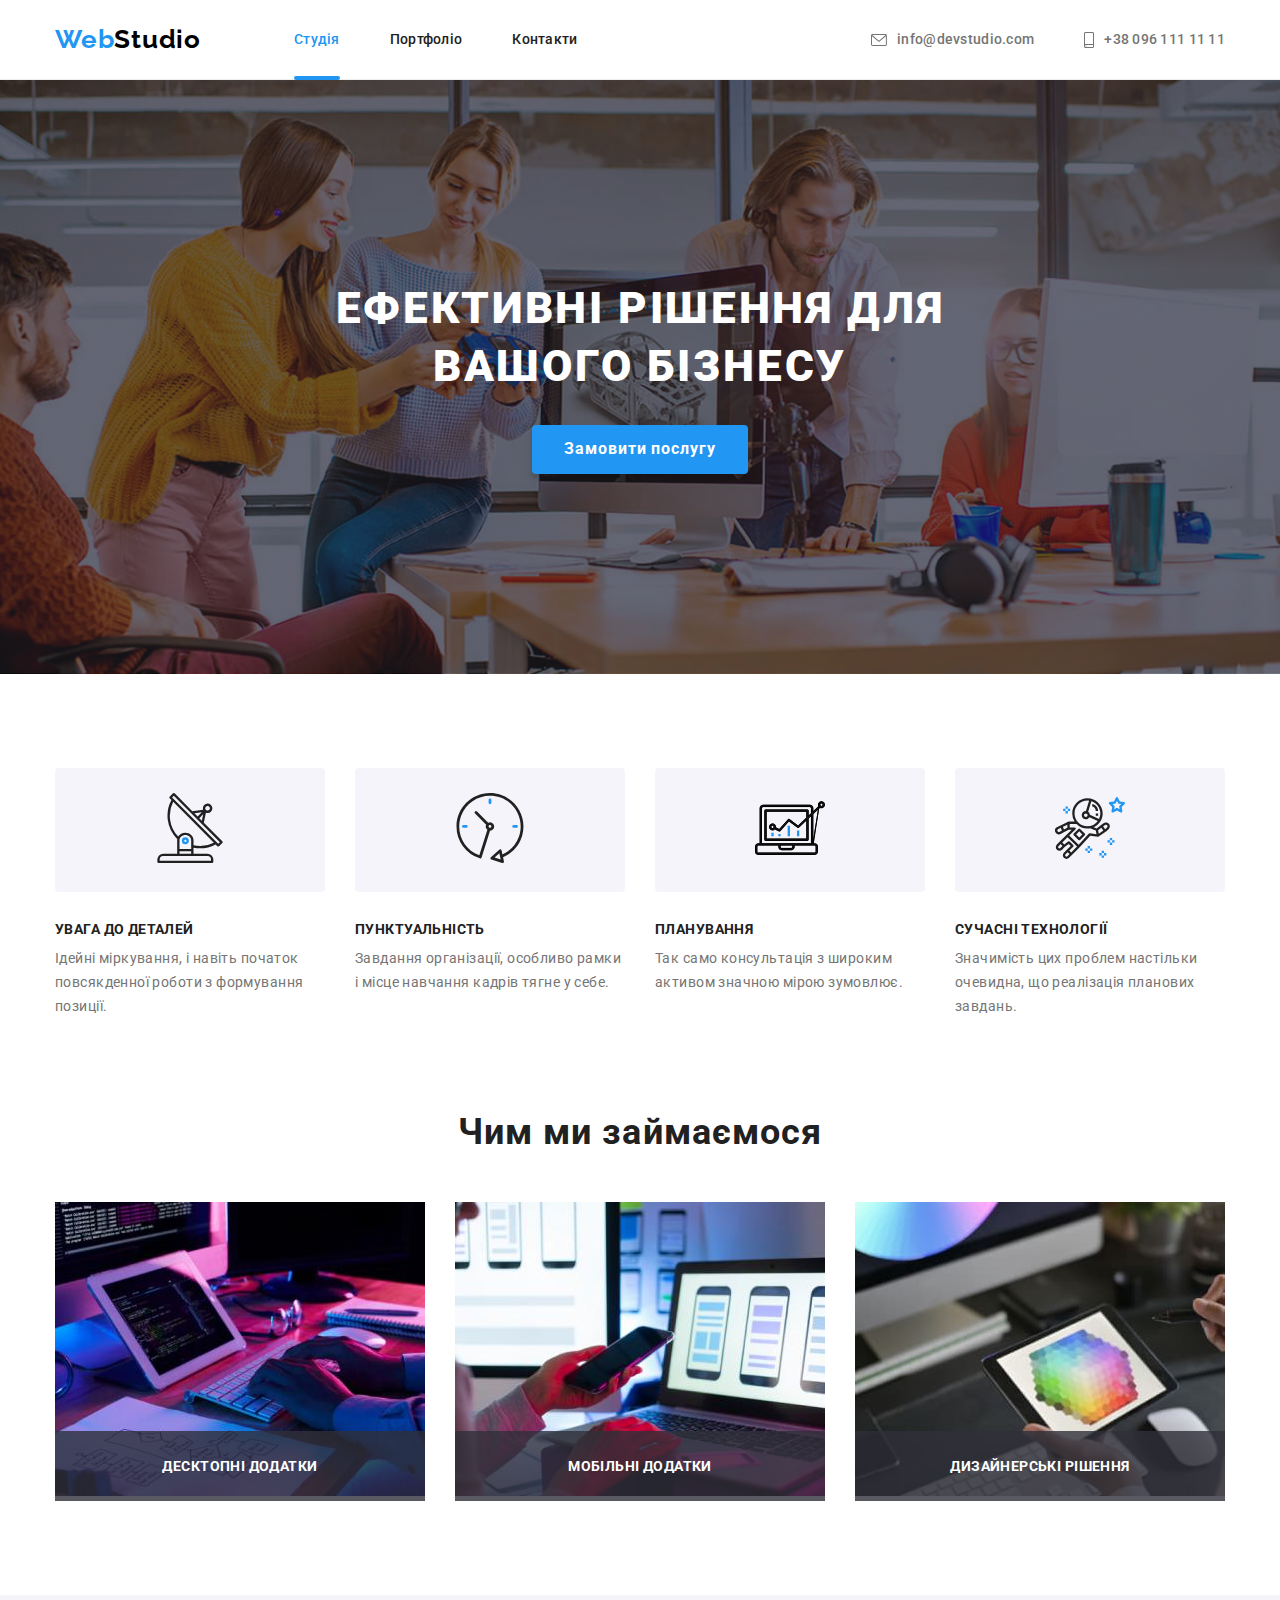
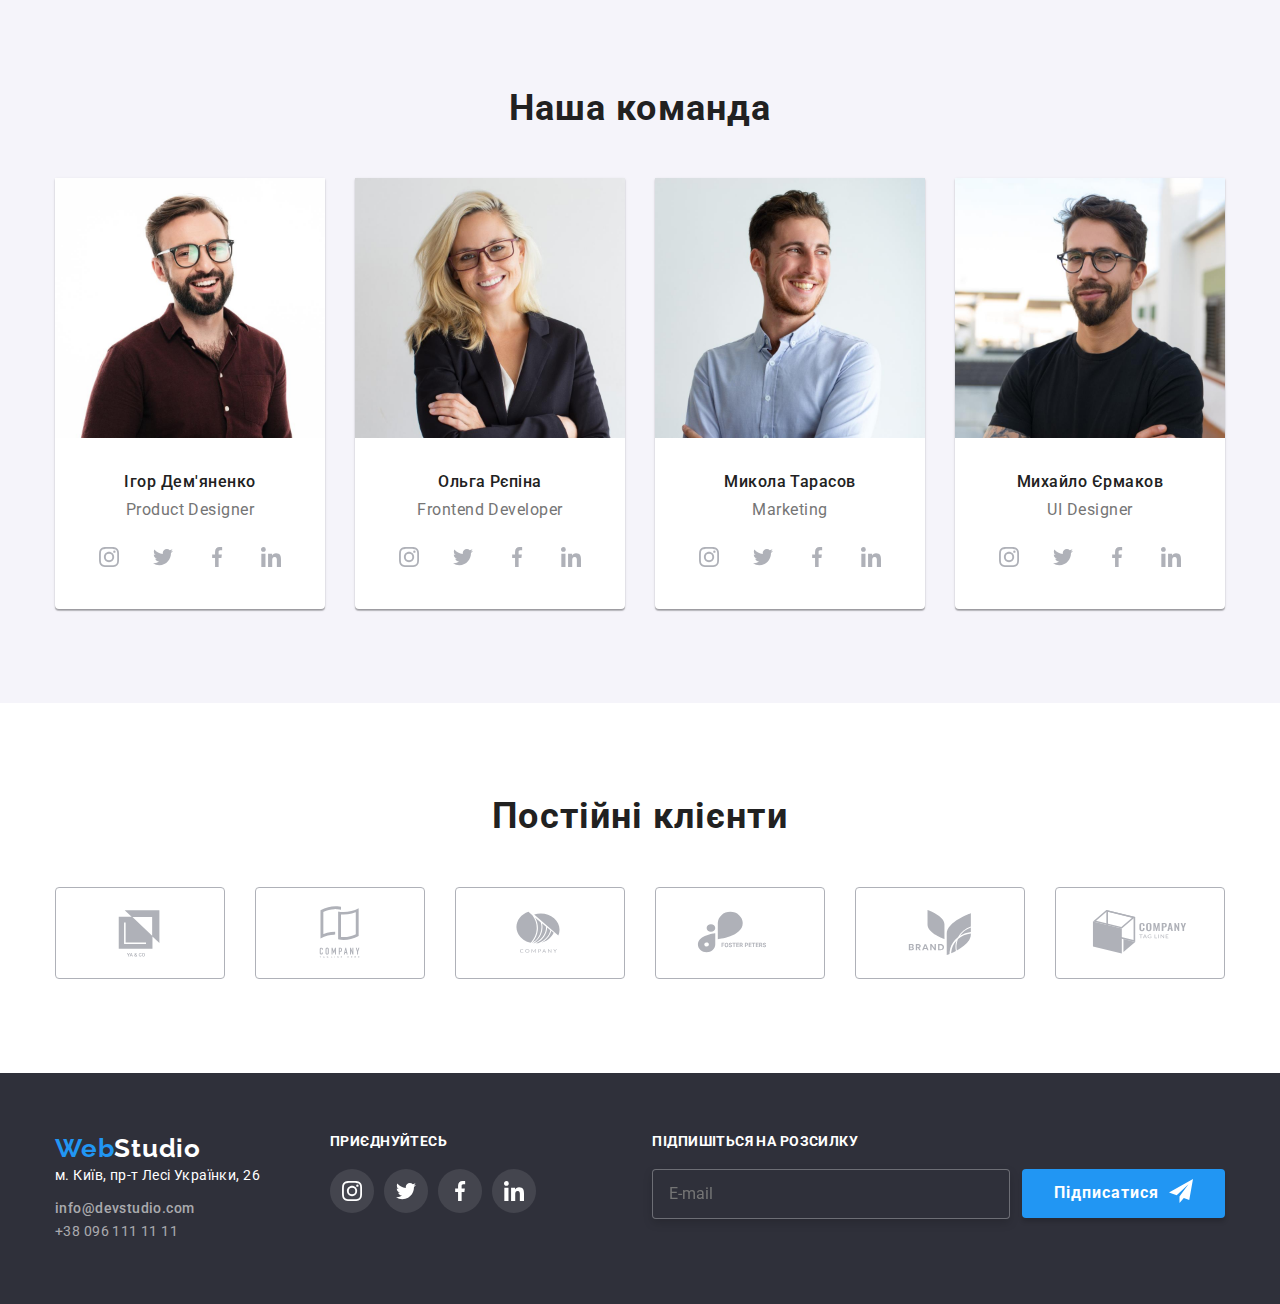
<file: index.html>
<!DOCTYPE html>
<html lang="uk">

<head>
    <meta charset="UTF-8">
    <meta http-equiv="X-UA-Compatible" content="IE=edge">
    <meta name="viewport" content="width=device-width, initial-scale=1.0">
    <title>WebStudio</title>
    <link rel="preconnect" href="https://fonts.googleapis.com">
    <link rel="preconnect" href="https://fonts.gstatic.com" crossorigin>
    <link
        href="https://fonts.googleapis.com/css2?family=Oleo+Script&family=Raleway:wght@700&family=Roboto:wght@400;500;700;900&display=swap"
        rel="stylesheet">
    <link rel="stylesheet"
        href="https://cdnjs.cloudflare.com/ajax/libs/modern-normalize/1.0.0/modern-normalize.min.css">
    <link rel="stylesheet" href="./css/main.min.css"/>
</head>
<body>
    <!--Верхня лінія-->
    <header class="page-header">
        <div class="container">
            <a href="./index.html" class="logo">Web<span class="logo page-header__logo">Studio</span></a>
            <nav class="navigation">
                <ul class="navigation__list list">
                    <li class="navigation__item"><a class="link navigation__link navigation__link--current"
                            href="./index.html">Студія</a></li>
                    <li class="navigation__item"><a class="link navigation__link" href="./portfolio.html">Портфоліо</a></li>
                    <li class="navigation__item"><a class="link navigation__link" href="#">Контакти</a></li>
                </ul>
            </nav>
            <ul class="navigation__contact list">
                <li class="navigation__item"><a class="link navigation__link" href="mailto:info@devstudio.com"><svg
                            class="mail__icon" width="16" height="12">
                            <use href="./images/icons.svg#icon-envelope"></use>
                        </svg>info@devstudio.com</a>
                </li>
                <li class="navigation__item"><a class="link navigation__phone" href="tel:+380961111111"><svg class="tel__icon"
                            width="10" height="16">
                            <use href="./images/icons.svg#icon-smartphone"></use>
                        </svg>+38 096 111 11 11</a></li>
            </ul>
        </div>
    </header>
    <!--Main-->
    <main>
        <!--Заголовок-->
        <section class="hero">
            <div class="container">
                <h1 class="hero__title">Ефективні рішення для вашого бізнесу</h1>
                <button class="hero__button" type="button" data-modal-open>Замовити послугу</button>
            </div>
        </section>
        <!--Особливості-->
        <section class="section-features">
            <div class="container">
                <h2 class="visually-hidden">Особливості</h2>
                <ul class="features list">
                    <li class="features__item">
                        <div class="features__icon">
                            <a href="#" class="link">
                                <svg class="features__svg" width="70" height="70">
                                    <use href="./images/icons.svg#icon-antenna"></use>
                                </svg>
                            </a>
                        </div>
                        <h3 class="features__title">УВАГА ДО ДЕТАЛЕЙ</h3>
                        <p class="features__text">Ідейні міркування, і навіть початок повсякденної роботи з формування позиції.
                        </p>
                    </li>
                    <li class="features__item">
                        <div class="features__icon">
                            <a href="#" class="link">
                                <svg class="features__svg" width="70" height="70">
                                    <use href="./images/icons.svg#icon-clock"></use>
                                </svg>
                            </a>
                        </div>
                        <h3 class="features__title">ПУНКТУАЛЬНІСТЬ</h3>
                        <p class="features__text">Завдання організації, особливо рамки і місце навчання кадрів тягне у себе.</p>
                    </li>
                    <li class="features__item">
                        <div class="features__icon">
                            <a href="#" class="link">
                                <svg class="features__svg" width="70" height="70">
                                    <use href="./images/icons.svg#icon-diagram"></use>
                                </svg>
                            </a>
                        </div>
                        <h3 class="features__title">ПЛАНУВАННЯ</h3>
                        <p class="features__text">Так само консультація з широким активом значною мірою зумовлює.</p>
                    </li>
                    <li class="features__item">
                        <div class="features__icon">
                            <a href="#" class="link">
                                <svg class="features__svg" width="70" height="70">
                                    <use href="./images/icons.svg#icon-astronaut"></use>
                                </svg>
                            </a>
                        </div>
                        <h3 class="features__title">СУЧАСНІ ТЕХНОЛОГІЇ</h3>
                        <p class="features__text">Значимість цих проблем настільки очевидна, що реалізація планових завдань.</p>
                    </li>
                </ul>
            </div>
        </section>
        <!--Чим ми займаємося-->
        <section class="section">
            <div class="container">
                <h2 class="section__title section__title--applications">Чим ми займаємося</h2>
                <ul class="section__images">
                    <li class="section__item"><img src="images/picture1.jpg" alt="картинка1.jpg" width="370" height="294">
                        <div class="label">
                            <p class="label__text">Десктопні додатки</p>
                        </div>
                    </li>
                    <li class="section__item"><img src="images/picture2.jpg" alt="картинка2.jpg" width="370" height="294">
                        <div class="label">
                            <p class="label__text">Мобільні додатки</p>
                        </div>
                    </li>
                    <li class="section__item"><img src="images/picture3.jpg" alt="картинка3.jpg" width="370" height="294">
                        <div class="label">
                            <p class="label__text">Дизайнерські рішення</p>
                        </div>
                    </li>
                </ul>
            </div>
        </section>
        <!--Наша команда-->
        <section class="section section-team">
            <div class="container container-foto">
                <h2 class="section__title">Наша команда</h2>
                <ul class="personal-foto">
                    <li class="personal-foto__item">
                        <img class="personal-foto__img" src="images/demyanenko.jpg" alt="Ігор Дем'яненко" width="270" height="260">
                        <div class="member">
                            <h3 class="member__name">Ігор Дем'яненко</h3>
                            <p class="member__position">Product Designer</p>
                        </div>
                        <ul class="social-icons list">
                            <li class="social-item">
                                <a href="#" class="social-link link">
                                    <svg class="social-icon" width="20" height="20">
                                        <use href="./images/icons.svg#icon-instagram"></use>
                                    </svg>
                                </a>
                            </li>
                            <li class="social-item">
                                <a href="#" class="social-link link">
                                    <svg class="social-icon" width="20" height="20">
                                        <use href="./images/icons.svg#icon-twitter"></use>
                                    </svg>
                                </a>
                            </li>
                            <li class="social-item">
                                <a href="#" class="social-link link">
                                    <svg class="social-icon" width="20" height="20">
                                        <use href="./images/icons.svg#icon-facebook"></use>
                                    </svg>
                                </a>
                            </li>
                            <li class="social-item">
                                <a href="" class="social-link link">
                                    <svg class="social-icon" width="20" height="20">
                                        <use href="./images/icons.svg#icon-linkedin"></use>
                                    </svg>
                                </a>
                            </li>
                        </ul>
                    </li>
                    <li class="personal-foto__item">
                        <img class="personal-foto__img" src="images/repina.jpg" alt="Ольга Рєпіна" width="270" height="260">
                        <div class="member">
                            <h3 class="member__name">Ольга Рєпіна</h3>
                            <p class="member__position">Frontend Developer</p>
                        </div>
                        <ul class="social-icons list">
                            <li class="social-item">
                                <a href="#" class="social-link link">
                                    <svg class="social-icon" width="20" height="20">
                                        <use href="./images/icons.svg#icon-instagram"></use>
                                    </svg>
                                </a>
                            </li>
                            <li class="social-item">
                                <a href="#" class="social-link link">
                                    <svg class="social-icon" width="20" height="20">
                                        <use href="./images/icons.svg#icon-twitter"></use>
                                    </svg>
                                </a>
                            </li>
                            <li class="social-item">
                                <a href="#" class="social-link link">
                                    <svg class="social-icon" width="20" height="20">
                                        <use href="./images/icons.svg#icon-facebook"></use>
                                    </svg>
                                </a>
                            </li>
                            <li class="social-item">
                                <a href="#" class="social-link link">
                                    <svg class="social-icon" width="20" height="20">
                                        <use href="./images/icons.svg#icon-linkedin"></use>
                                    </svg>
                                </a>
                            </li>
                        </ul>
                    </li>
                    <li class="personal-foto__item">
                        <img class="personal-foto__img" src="images/tarasov.jpg" alt="Микола Тарасов" width="270" height="260">
                        <div class="member">
                            <h3 class="member__name">Микола Тарасов</h3>
                            <p class="member__position">Marketing</p>
                        </div>
                        <ul class="social-icons list">
                            <li class="social-item">
                                <a href="#" class="social-link link">
                                    <svg class="social-icon" width="20" height="20">
                                        <use href="./images/icons.svg#icon-instagram"></use>
                                    </svg>
                                </a>
                            </li>
                            <li class="social-item">
                                <a href="#" class="social-link link">
                                    <svg class="social-icon" width="20" height="20">
                                        <use href="./images/icons.svg#icon-twitter"></use>
                                    </svg>
                                </a>
                            </li>
                            <li class="social-item">
                                <a href="#" class="social-link link">
                                    <svg class="social-icon" width="20" height="20">
                                        <use href="./images/icons.svg#icon-facebook"></use>
                                    </svg>
                                </a>
                            </li>
                            <li class="social-item">
                                <a href="#" class="social-link link">
                                    <svg class="social-icon" width="20" height="20">
                                        <use href="./images/icons.svg#icon-linkedin"></use>
                                    </svg>
                                </a>
                            </li>
                        </ul>
                    </li>
                    <li class="personal-foto__item">
                        <img class="personal-foto__img" src="images/yermakov.jpg" alt="Михайло Єрмаков" width="270" height="260">
                        <div class="member">
                            <h3 class="member__name">Михайло Єрмаков</h3>
                            <p class="member__position">UI Designer</p>
                        </div>
                        <ul class="social-icons list">
                            <li class="social-item">
                                <a href="#" class="social-link link">
                                    <svg class="social-icon" width="20" height="20">
                                        <use href="./images/icons.svg#icon-instagram"></use>
                                    </svg>
                                </a>
                            </li>
                            <li class="social-item">
                                <a href="#" class="social-link link">
                                    <svg class="social-icon" width="20" height="20">
                                        <use href="./images/icons.svg#icon-twitter"></use>
                                    </svg>
                                </a>
                            </li>
                            <li class="social-item">
                                <a href="#" class="social-link link">
                                    <svg class="social-icon" width="20" height="20">
                                        <use href="./images/icons.svg#icon-facebook"></use>
                                    </svg>
                                </a>
                            </li>
                            <li class="social-item">
                                <a href="#" class="social-link link">
                                    <svg class="social-icon" width="20" height="20">
                                        <use href="./images/icons.svg#icon-linkedin"></use>
                                    </svg>
                                </a>
                            </li>
                        </ul>
                    </li>
                </ul>
            </div>
        </section>
        <section class="section">
            <div class="container">
                <h2 class="section__title">Постійні клієнти</h2>
                <ul class="clients-list">
                    <li class="clients-list__item">
                        <a href="#" class="clients-list__link link">
                            <svg class="clients-list__icon" width="106" height="60">
                                <use href="./images/icons.svg#icon-Logo-1"></use>
                            </svg>
                        </a>
                    </li>
                    <li class="clients-list__item">
                        <a href="#" class="clients-list__link link">
                            <svg class="clients-list__icon" width="106" height="60">
                                <use href="./images/icons.svg#icon-Logo-2"></use>
                            </svg>
                        </a>
                    </li>
                    <li class="clients-list__item">
                        <a href="#" class="clients-list__link link">
                            <svg class="clients-list__icon" width="106" height="60">
                                <use href="./images/icons.svg#icon-Logo-3"></use>
                            </svg>
                        </a>
                    </li>
                    <li class="clients-list__item">
                        <a href="#" class="clients-list__link link">
                            <svg class="clients-list__icon" width="106" height="60">
                                <use href="./images/icons.svg#icon-Logo-4"></use>
                            </svg>
                        </a>
                    </li>
                    <li class="clients-list__item">
                        <a href="#" class="clients-list__link link">
                            <svg class="clients-list__icon" width="106" height="60">
                                <use href="./images/icons.svg#icon-Logo-5"></use>
                            </svg>
                        </a>
                    </li>
                    <li class="clients-list__item">
                        <a href="#" class="clients-list__link link">
                            <svg class="clients-list__icon" width="106" height="60">
                                <use href="./images/icons.svg#icon-Logo-6"></use>
                            </svg>
                        </a>
                    </li>
                </ul>
            </div>
        </section>
        </main>
    <!--Підвал-->
    <footer class="page-footer">
        <div class="container footer-conect">
            <div>
                <a href="./index.html" class="logo">Web<span class="logo page-footer__logo">Studio</span></a>
                <address>
                    <ul class="footer-nav">
                        <li>
                            <p class="footer-nav__addres">м. Київ, пр-т Лесі Українки, 26</p>
                        </li>
                        <li><a class="footer-nav__link link" href="mailto:info@devstudio.com">info@devstudio.com</a>
                        </li>
                        <li><a class="footer-nav__tel link" href="tel:+380961111111"> +38 096 111 11 11</a></li>
                    </ul>
                </address>
            </div>
            <div class="footer-icons">
                <h3 class="footer-title">приєднуйтесь</h3>
                <ul class="footer-icons__list list">
                    <li class="footer-icons__item">
                        <a href="#" class="footer-icons__link link">
                            <svg class="social-icon" width="20" height="20">
                                <use href="./images/icons.svg#icon-instagram"></use>
                            </svg>
                        </a>
                    </li>
                    <li class="footer-icons__item">
                        <a href="#" class="footer-icons__link link">
                            <svg class="social-icon" width="20" height="20">
                                <use href="./images/icons.svg#icon-twitter"></use>
                            </svg>
                        </a>
                    </li>
                    <li class="footer-icons__item">
                        <a href="#" class="footer-icons__link link">
                            <svg class="social-icon" width="20" height="20">
                                <use href="./images/icons.svg#icon-facebook"></use>
                            </svg>
                        </a>
                    </li>
                    <li class="footer-icons__item">
                        <a href="#" class="footer-icons__link link">
                            <svg class="social-icon" width="20" height="20">
                                <use href="./images/icons.svg#icon-linkedin"></use>
                            </svg>
                        </a>
                    </li>
                </ul>
            </div>
            <form name="form-comunication" class="footer-form">
                <div class="footer-wrapper">
                    <h3 class="footer-title">Підпишіться на розсилку</h3>
                    <div class="footer-form__buttons">
                        <label><input name="footer-mail" type="email" class="footer-form__input" placeholder="E-mail"></label>
                        <button type="submit" class="hero__button hero__button--footer">Підписатися<svg class="icon-send"
                                width="24" height="24">
                                <use href="./images/icons.svg#icon-send"></use>
                            </svg>
                        </button>
                    </div>
                </div>
            </form>
        </div>
    </footer>
    <div class="modal-backdrop is-hidden" data-modal>
        <div class="modal">
            <button type="submit" class="close-modal" data-modal-close>
                <svg class="close" width="18" height="18">
                    <use href="./images/icons.svg#icon-close"></use>
                </svg>
            </button>
            <form name="form-comunication" class="modal-form">
                <p class="text-form">Залиште свої дані, ми вам передзвонимо</p>
                <div class="modal-form__line">
                    <label for="user-name" class="modal-form__label">Ім'я</label>
                    <div class="modal-form__wrapper">
                        <input name="user-name" id="user-name" type="text" class="modal-form__input" />
                        <svg class="modal-form__icon" width="18" height="18">
                            <use href="./images/icons.svg#icon-person"></use>
                        </svg>
                    </div>
                </div>
                <div class="modal-form__line">
                    <label for="user-tel" class="modal-form__label">Телефон</label>
                    <div class="modal-form__wrapper">
                        <input name="user-tel" id="user-tel" type="tel" class="modal-form__input" />
                        <svg class="modal-form__icon" width="18" height="18">
                            <use href="./images/icons.svg#icon-phone"></use>
                        </svg>
                    </div>
                </div>
                <div class="modal-form__line">
                    <label for="user-mail" class="modal-form__label">Пошта</label>
                    <div class="modal-form__wrapper">
                        <input name="user-mail" id="user-mail" type="email" class="modal-form__input" />
                        <svg class="modal-form__icon" width="18" height="18">
                            <use href="./images/icons.svg#icon-email"></use>
                        </svg>
                    </div>
                </div>
                <label for="user-text" class="modal-form__label">Коментар</label>
                <textarea name="user-text" id="user-text" placeholder="Введіть текст" class="modal-textarea"></textarea>
                <div class="modal-form__line check-line">
                    <p class="text-checkbox">
                        <input id="checkbox-agree" value="agree" name="checkbox-agree" type="checkbox" class="visually-hidden" />
                        <label for="checkbox-agree" class="checkbox-agree">
                            <span class="checkbox-agree__icon-wrapper">
                                <svg class="checkbox-agree__icon-check" width="16" height="16">
                                    <use href="./images/icons.svg#icon-check"></use>
                                </svg>
                            </span>
                            Погоджуюся з розсилкою та приймаю&nbsp;<a href="#" class="text-checkbox">
                                <span class="conditions-link">Умови договору</span></a>
                        </label>
                    </p>
                </div>
                <button type="submit" class="hero__button button-form">Відправити</button>
            </form>
        </div>
    </div>
    <script src="./js/modal.js"></script>
    </body>
    </html>
</file>
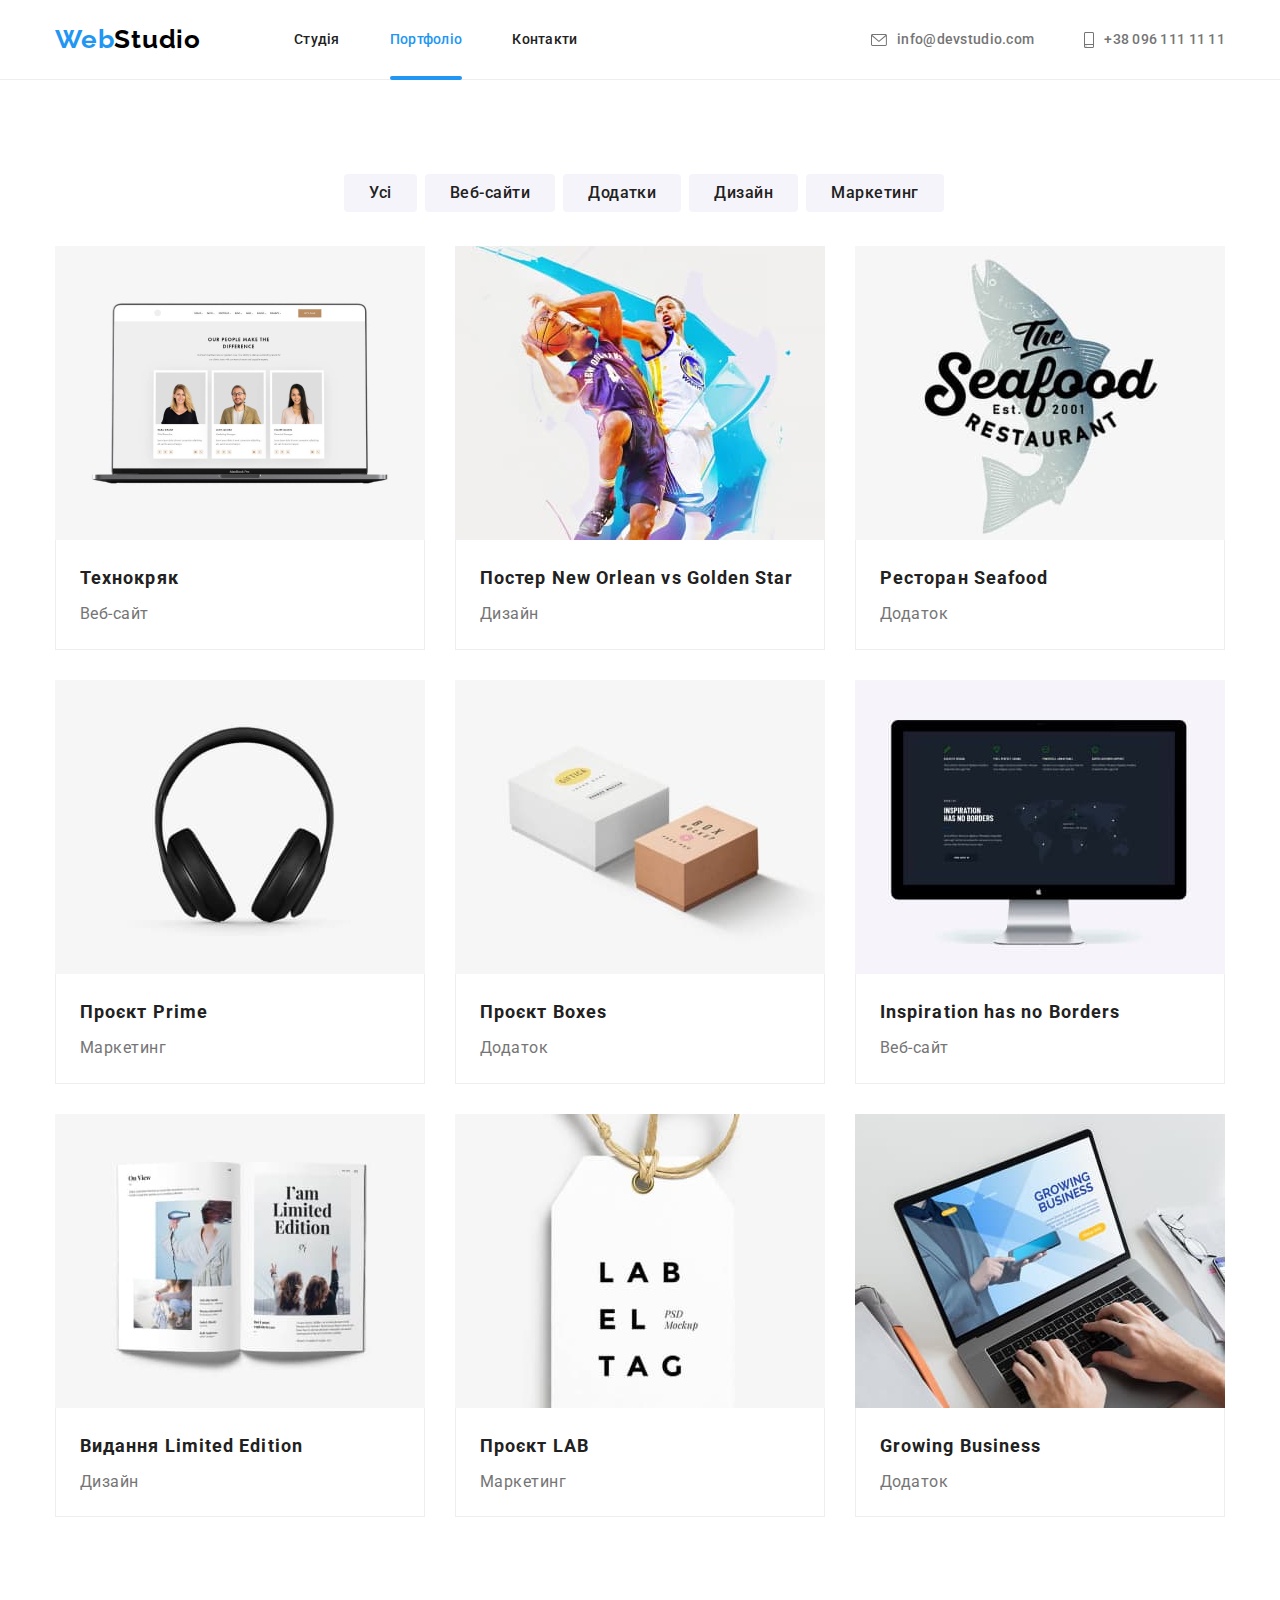
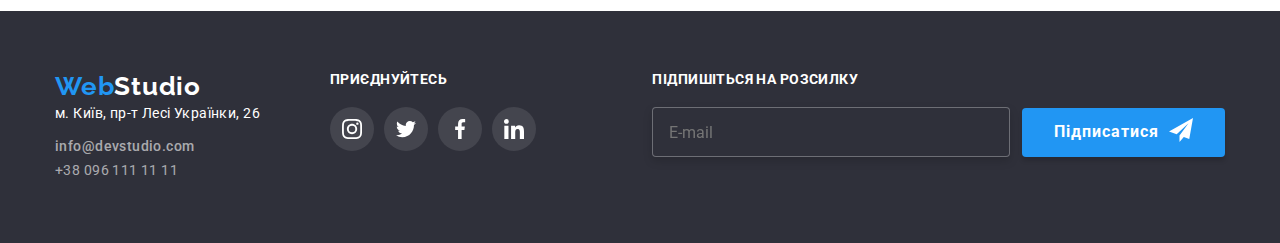
<file: portfolio.html>
<!DOCTYPE html>
<html lang="uk">

<head>
  <meta charset="UTF-8">
  <meta http-equiv="X-UA-Compatible" content="IE=edge">
  <meta name="viewport" content="width=device-width, initial-scale=1.0">
  <title>WebStudio</title>
  <link rel="preconnect" href="https://fonts.googleapis.com">
  <link rel="preconnect" href="https://fonts.gstatic.com" crossorigin>
  <link
    href="https://fonts.googleapis.com/css2?family=Oleo+Script&family=Raleway:wght@700&family=Roboto:wght@400;500;700;900&display=swap"
    rel="stylesheet">
  <link rel="stylesheet"
    href="https://cdnjs.cloudflare.com/ajax/libs/modern-normalize/1.0.0/modern-normalize.min.css" />
  <link rel="stylesheet" href="./css/main.min.css" />
</head>
<body>
  <!--Верхня лінія-->
  <header class="page-header">
    <div class="container">
      <a href="./index.html" class="logo">Web<span class="logo page-header__logo">Studio</span></a>
      <nav class="navigation">
        <ul class="navigation__list list">
          <li class="navigation__item"><a class="link navigation__link" href="./index.html">Студія</a></li>
          <li class="navigation__item"><a class="link navigation__link navigation__link--current"
              href="./portfolio.html">Портфоліо</a></li>
          <li class="navigation__item"><a class="link navigation__link" href="#">Контакти</a></li>
        </ul>
      </nav>
      <ul class="navigation__contact list">
        <li class="navigation__item"><a class="link navigation__link" href="mailto:info@devstudio.com"><svg
              class="mail__icon" width="16" height="12">
              <use href="./images/icons.svg#icon-envelope"></use>
            </svg>info@devstudio.com</a>
        </li>
        <li class="navigation__item"><a class="link navigation__phone" href="tel:+380961111111"><svg class="tel__icon"
              width="10" height="16">
              <use href="./images/icons.svg#icon-smartphone"></use>
            </svg>+38 096 111 11 11</a></li>
      </ul>
    </div>
  </header>
  <!--Main-->
  <main>
    <!--Портфоліо-->
    <section class="section">
      <div class="container">
        <h1 class="visually-hidden">Портфоліо</h1>
        <ul class="portf-button">
          <li class="item"><button class="portfolio-button" type="button">Усі</button></li>
          <li class="item"><button class="portfolio-button" type="button">Веб-сайти</button></li>
          <li class="item"><button class="portfolio-button" type="button">Додатки</button></li>
          <li class="item"><button class="portfolio-button" type="button">Дизайн</button></li>
          <li class="item"><button class="portfolio-button" type="button">Маркетинг</button></li>
        </ul>
        <!--Демонстрація-->
        <ul class="project-images">
          <li class="project-images__item">
            <a class="img-wrapper-link" href="#" target="_blank" rel="noopener noreferrer noffolow">
              <div class="img-wrapper">
                <img class="img-wrapper__card" src="images/img1.jpg" alt="Технокряк" width="370" height="294">
                <div class="portfolio-overlay">
                  <p class="portfolio-overlay__text">Ресурс пропонує комплексні пропозиції з різним рівнем функціоналу та
                    сервісів.
                    Все це
                    дозволить відвідувачу отримати
                    вичерпні відомості про компанію чи приватну особу.</p>
                </div>
              </div>
              <div class="description">
                <h2 class="description__title">Технокряк</h2>
                <p class="description__text">Веб-сайт</p>
              </div>
            </a>
          </li>
          <li class="project-images__item">
            <a class="img-wrapper-link" href="#" target="_blank" rel="noopener noreferrer noffolow">
            <div class="img-wrapper">
                <img class="img-wrapper__card" src="images/img2.jpg" alt="Постер" width="370" height="294">
                <div class="portfolio-overlay">
                  <p class="portfolio-overlay__text">Ресурс пропонує комплексні пропозиції з різним рівнем функціоналу та сервісів.
                    Все це
                    дозволить відвідувачу отримати
                    вичерпні відомості про компанію чи приватну особу.</p>
                </div>
            </div>
            <div class="description">
              <h2 class="description__title">Постер New Orlean vs Golden Star</h2>
              <p class="description__text">Дизайн</p>
            </div>
            </a>
          </li>
          <li class="project-images__item">
            <a class="img-wrapper-link" href="#" target="_blank" rel="noopener noreferrer noffolow">
            <div class="img-wrapper">
                <img class="img-wrapper__card" src="images/img3.jpg" alt="Ресторан" width="370" height="294">
                <div class="portfolio-overlay">
                  <p class="portfolio-overlay__text">Ресурс пропонує комплексні пропозиції з різним рівнем функціоналу та сервісів.
                    Все це
                    дозволить відвідувачу отримати
                    вичерпні відомості про компанію чи приватну особу.</p>
                </div>
            </div>
            <div class="description">
              <h2 class="description__title">Ресторан Seafood</h2>
              <p class="description__text">Додаток</p>
            </div>
            </a>
          </li>
          <li class="project-images__item">
            <a class="img-wrapper-link" href="#" target="_blank" rel="noopener noreferrer noffolow">
            <div class="img-wrapper">
                <img class="img-wrapper__card" src="images/img4.jpg" alt="Проєкт" width="370" height="294">
                <div class="portfolio-overlay">
                  <p class="portfolio-overlay__text">Ресурс пропонує комплексні пропозиції з різним рівнем функціоналу та сервісів.
                    Все це
                    дозволить відвідувачу отримати
                    вичерпні відомості про компанію чи приватну особу.</p>
                </div>
            </div>
            <div class="description">
              <h2 class="description__title">Проєкт Prime</h2>
              <p class="description__text">Маркетинг</p>
            </div>
            </a>
          </li>
          <li class="project-images__item">
            <a class="img-wrapper-link" href="#" target="_blank" rel="noopener noreferrer noffolow">
            <div class="img-wrapper">
                <img class="img-wrapper__card" src="images/img5.jpg" alt="Проєкт Ящики" width="370" height="294">
                <div class="portfolio-overlay">
                  <p class="portfolio-overlay__text">Ресурс пропонує комплексні пропозиції з різним рівнем функціоналу та сервісів.
                    Все це
                    дозволить відвідувачу отримати
                    вичерпні відомості про компанію чи приватну особу.</p>
                </div>
            </div>
            <div class="description">
              <h2 class="description__title">Проєкт Boxes</h2>
              <p class="description__text">Додаток</p>
            </div>
            </a>
          </li>
          <li class="project-images__item">
            <a class="img-wrapper-link" href="#" target="_blank" rel="noopener noreferrer noffolow">
            <div class="img-wrapper">
                <img class="img-wrapper__card" src="images/img6.jpg" alt="Натхнення не має кордонів" width="370" height="294">
                <div class="portfolio-overlay">
                  <p class="portfolio-overlay__text">Ресурс пропонує комплексні пропозиції з різним рівнем функціоналу та сервісів.
                    Все це
                    дозволить відвідувачу отримати
                    вичерпні відомості про компанію чи приватну особу.</p>
                </div>
            </div>
            <div class="description">
              <h2 class="description__title">Inspiration has no Borders</h2>
              <p class="description__text">Веб-сайт</p>
            </div>
            </a>
          </li>
          <li class="project-images__item">
            <a class="img-wrapper-link" href="#" target="_blank" rel="noopener noreferrer noffolow">
            <div class="img-wrapper">
                <img class="img-wrapper__card" src="images/img7.jpg" alt="Видання" width="370" height="294">
                <div class="portfolio-overlay">
                  <p class="portfolio-overlay__text">Ресурс пропонує комплексні пропозиції з різним рівнем функціоналу та сервісів.
                    Все це
                    дозволить відвідувачу отримати
                    вичерпні відомості про компанію чи приватну особу.</p>
                </div>
            </div>
            <div class="description">
              <h2 class="description__title">Видання Limited Edition</h2>
              <p class="description__text">Дизайн</p>
            </div>
            </a>
          </li>
          <li class="project-images__item">
            <a class="img-wrapper-link" href="#" target="_blank" rel="noopener noreferrer noffolow">
            <div class="img-wrapper">
                <img class="img-wrapper__card" src="images/img8.jpg" alt="Проєкт Етикетка" width="370" height="294">
                <div class="portfolio-overlay">
                  <p class="portfolio-overlay__text">Ресурс пропонує комплексні пропозиції з різним рівнем функціоналу та сервісів.
                    Все це
                    дозволить відвідувачу отримати
                    вичерпні відомості про компанію чи приватну особу.</p>
                </div>
            </div>
            <div class="description">
              <h2 class="description__title">Проєкт LAB</h2>
              <p class="description__text">Маркетинг</p>
            </div>
            </a>
          </li>
          <li class="project-images__item">
            <a class="img-wrapper-link" href="#" target="_blank" rel="noopener noreferrer noffolow">
            <div class="img-wrapper">
                <img class="img-wrapper__card" src="images/img9.jpg" alt="Зростаючий бізнес" width="370" height="294">
                <div class="portfolio-overlay">
                  <p class="portfolio-overlay__text">Ресурс пропонує комплексні пропозиції з різним рівнем функціоналу та сервісів.
                    Все це
                    дозволить відвідувачу отримати
                    вичерпні відомості про компанію чи приватну особу.</p>
                </div>
            </div>
            <div class="description">
              <h2 class="description__title">Growing Business</h2>
              <p class="description__text">Додаток</p>
            </div>
            </a>
          </li>
        </ul>
      </div>
    </section>
  </main>
  <!--Підвал-->
<footer class="page-footer">
  <div class="container footer-conect">
    <div>
      <a href="./index.html" class="logo">Web<span class="logo page-footer__logo">Studio</span></a>
      <address>
        <ul class="footer-nav">
          <li>
            <p class="footer-nav__addres">м. Київ, пр-т Лесі Українки, 26</p>
          </li>
          <li><a class="footer-nav__link link" href="mailto:info@devstudio.com">info@devstudio.com</a>
          </li>
          <li><a class="footer-nav__tel link" href="tel:+380961111111"> +38 096 111 11 11</a></li>
        </ul>
      </address>
    </div>
    <div class="footer-icons">
      <h3 class="footer-title">приєднуйтесь</h3>
      <ul class="footer-icons__list list">
        <li class="footer-icons__item">
          <a href="#" class="footer-icons__link link">
            <svg class="social-icon" width="20" height="20">
              <use href="./images/icons.svg#icon-instagram"></use>
            </svg>
          </a>
        </li>
        <li class="footer-icons__item">
          <a href="#" class="footer-icons__link link">
            <svg class="social-icon" width="20" height="20">
              <use href="./images/icons.svg#icon-twitter"></use>
            </svg>
          </a>
        </li>
        <li class="footer-icons__item">
          <a href="#" class="footer-icons__link link">
            <svg class="social-icon" width="20" height="20">
              <use href="./images/icons.svg#icon-facebook"></use>
            </svg>
          </a>
        </li>
        <li class="footer-icons__item">
          <a href="#" class="footer-icons__link link">
            <svg class="social-icon" width="20" height="20">
              <use href="./images/icons.svg#icon-linkedin"></use>
            </svg>
          </a>
        </li>
      </ul>
    </div>
    <form name="form-comunication" class="footer-form">
      <div class="footer-wrapper">
        <h3 class="footer-title">Підпишіться на розсилку</h3>
        <div class="footer-form__buttons">
          <label><input name="footer-mail" type="email" class="footer-form__input" placeholder="E-mail"></label>
          <button type="submit" class="hero__button hero__button--footer">Підписатися<svg class="icon-send" width="24"
              height="24">
              <use href="./images/icons.svg#icon-send"></use>
            </svg>
          </button>
        </div>
      </div>
    </form>
  </div>
</footer>
</body>

</html>
</file>
<file: css/main.min.css>
h1,h2,h3,p,ul{margin:0px;padding:0px}.list{list-style:none;padding:0px;margin:0px}ul{list-style:none}a{text-decoration:none}:root{--primary-text-color: #757575;--title-text-color: #212121;--accent-color: #2196F3;--active-blue: #188CE8;--accent-black-color: #000000;--primary-white-color: #FFFFFF;--primary-button-color: #F5F4FA;--primary-grey-color: rgba(255, 255, 255, 0.6);--border-line-color: #EEEEEE;--becround-hero-color: #C4C4C4;--icons-grey-color: #AFB1B8;--end-color: rgba(47, 48, 58, 0.4)}body{background-color:var(--primary-white-color);color:var(--primary-text-color);font-family:Roboto,sans-serif}.img{display:block;width:100%;height:auto}.section{margin:auto;padding-top:94px;padding-bottom:94px}.container{width:1200px;margin:0 auto;padding:0px 15px}.visually-hidden{position:absolute;white-space:nowrap;width:1px;height:1px;overflow:hidden;border:0;padding:0;clip:rect(0 0 0 0);-webkit-clip-path:inset(50%);clip-path:inset(50%);margin:-1px}.page-header{margin:0px;border-bottom:1px solid var(--border-line-color)}.page-header .container{display:-webkit-box;display:-ms-flexbox;display:flex;-webkit-box-align:center;-ms-flex-align:center;align-items:center}.logo{font-family:"Raleway";font-style:normal;font-weight:700;font-size:26px;line-height:31px;letter-spacing:.03em;color:var(--accent-color)}.page-header__logo{color:var(--accent-black-color)}.page-footer__logo{margin-bottom:20px;color:var(--primary-white-color)}.navigation__list{display:-webkit-box;display:-ms-flexbox;display:flex;-webkit-box-align:center;-ms-flex-align:center;align-items:center;margin-left:93px;padding-top:32px;padding-bottom:32px}.navigation__list .navigation__item:not(:first-child){margin-left:50px}.navigation__list .navigation__link{color:var(--title-text-color)}.navigation__list{font-weight:500;font-size:14px;line-height:1.1;letter-spacing:.02em;-webkit-transition-property:color;transition-property:color;-webkit-transition-duration:250ms;transition-duration:250ms;-webkit-transition-timing-function:cubic-bezier(0.4, 0, 0.2, 1);transition-timing-function:cubic-bezier(0.4, 0, 0.2, 1)}.navigation__list:hover,.navigation__list:focus{color:var(--accent-color)}.link{font-weight:500;font-size:14px;line-height:1.1;letter-spacing:.02em;color:var(--primary-text-color);-webkit-transition-property:color;transition-property:color;-webkit-transition-duration:250ms;transition-duration:250ms;-webkit-transition-timing-function:cubic-bezier(0.4, 0, 0.2, 1);transition-timing-function:cubic-bezier(0.4, 0, 0.2, 1)}.link:hover,.link:focus{color:var(--accent-color)}.navigation__list .navigation__link--current{color:var(--accent-color)}.navigation__list .navigation__item{position:relative}.navigation__link--current::after{content:"";position:absolute;display:block;bottom:-33px;right:0px;width:100%;height:4px;border-radius:2px;background-color:var(--accent-color)}a[href="#"]{color:var(--title-text-color)}.navigation__contact{display:-webkit-box;display:-ms-flexbox;display:flex}.navigation__contact .navigation__item{margin-left:50px}.navigation__contact{margin-left:auto}.navigation__link{width:100%;height:100%;display:-webkit-box;display:-ms-flexbox;display:flex;-webkit-box-align:center;-ms-flex-align:center;align-items:center;-webkit-box-pack:center;-ms-flex-pack:center;justify-content:center;color:var(--primary-text-color)}.mail__icon{margin-right:10px}.navigation__link{fill:currentColor}.navigation__phone{width:100%;height:100%;display:-webkit-box;display:-ms-flexbox;display:flex;-webkit-box-align:center;-ms-flex-align:center;align-items:center;-webkit-box-pack:center;-ms-flex-pack:center;justify-content:center;white-space:nowrap;font-weight:500;font-size:14px;line-height:1.1;letter-spacing:.02em;color:var(--primary-text-color);-webkit-transition-property:color;transition-property:color;-webkit-transition-duration:250ms;transition-duration:250ms;-webkit-transition-timing-function:cubic-bezier(0.4, 0, 0.2, 1);transition-timing-function:cubic-bezier(0.4, 0, 0.2, 1)}.navigation__phone:hover,.navigation__phone:focus{color:var(--accent-color)}.navigation__phone{fill:currentColor}.tel__icon{margin-right:10px}.hero{max-width:1600px;margin:0 auto;padding:200px 0;text-align:center;background-size:cover;background-color:var(--becround-hero-color);background-image:-webkit-gradient(linear, left top, right top, from(rgba(47, 48, 58, 0.4)), to(rgba(47, 48, 58, 0.4))),url("../images/hero-bg.jpg");background-image:linear-gradient(to right, rgba(47, 48, 58, 0.4), rgba(47, 48, 58, 0.4)),url("../images/hero-bg.jpg");background-position:center;background-repeat:no-repeat}.hero__title{margin:auto;margin-bottom:30px;width:696px;font-family:"Roboto";font-style:inherit;font-weight:900;font-size:44px;line-height:1.3;text-align:center;letter-spacing:.06em;text-transform:uppercase;color:var(--primary-white-color)}.hero__button{display:-webkit-box;display:-ms-flexbox;display:flex;border:none;padding:10px 32px;margin:auto;-webkit-box-shadow:0px 4px 4px rgba(0,0,0,.15);box-shadow:0px 4px 4px rgba(0,0,0,.15);border-radius:4px;font-family:inherit;cursor:pointer;text-align:center;font-weight:700;font-size:16px;line-height:1.8;letter-spacing:.06em;background-color:var(--accent-color);color:var(--primary-white-color);-webkit-transition-property:background-color;transition-property:background-color;-webkit-transition-duration:250ms;transition-duration:250ms;-webkit-transition-timing-function:cubic-bezier(0.4, 0, 0.2, 1);transition-timing-function:cubic-bezier(0.4, 0, 0.2, 1)}.hero__button:hover,.hero__button:focus{background-color:var(--active-blue)}.hero__button--footer{display:-webkit-box;display:-ms-flexbox;display:flex;margin-left:12px}.icon-send{margin-left:10px;color:var(--primary-white-color)}.icon-send{fill:currentColor}.button-form{padding:10px 52px}.portf-button{display:-webkit-box;display:-ms-flexbox;display:flex;border:none;-webkit-box-pack:center;-ms-flex-pack:center;justify-content:center;margin:0px;padding:0px}.portfolio-button{margin-left:8px;margin-bottom:34px;padding:6px 25px;font-family:inherit;font-weight:500;font-size:16px;line-height:1.6;letter-spacing:.03em;border-radius:4px;border:none;cursor:pointer;background-color:var(--primary-button-color);color:var(--title-text-color);-webkit-transition:background-color 250ms cubic-bezier(0.4, 0, 0.2, 1),color 250ms cubic-bezier(0.4, 0, 0.2, 1),-webkit-box-shadow 250ms cubic-bezier(0.4, 0, 0.2, 1);transition:background-color 250ms cubic-bezier(0.4, 0, 0.2, 1),color 250ms cubic-bezier(0.4, 0, 0.2, 1),-webkit-box-shadow 250ms cubic-bezier(0.4, 0, 0.2, 1);transition:background-color 250ms cubic-bezier(0.4, 0, 0.2, 1),color 250ms cubic-bezier(0.4, 0, 0.2, 1),box-shadow 250ms cubic-bezier(0.4, 0, 0.2, 1);transition:background-color 250ms cubic-bezier(0.4, 0, 0.2, 1),color 250ms cubic-bezier(0.4, 0, 0.2, 1),box-shadow 250ms cubic-bezier(0.4, 0, 0.2, 1),-webkit-box-shadow 250ms cubic-bezier(0.4, 0, 0.2, 1)}.portfolio-button:hover,.portfolio-button:focus{background-color:var(--accent-color);color:var(--primary-white-color);-webkit-box-shadow:0px 3px 1px rgba(0,0,0,.1),0px 1px 2px rgba(0,0,0,.08),0px 2px 2px rgba(0,0,0,.12);box-shadow:0px 3px 1px rgba(0,0,0,.1),0px 1px 2px rgba(0,0,0,.08),0px 2px 2px rgba(0,0,0,.12)}.section-features{padding-top:94px;padding-bottom:0px}.features{display:-webkit-box;display:-ms-flexbox;display:flex}.features__icon{padding:25px 100px;margin-bottom:30px;background:var(--primary-button-color);border-radius:4px}.features__title{margin-top:0px;margin-bottom:10px;font-weight:700;font-size:14px;line-height:1.1;letter-spacing:.03em;text-transform:uppercase;color:var(--title-text-color)}.features__text{font-weight:400;font-size:14px;line-height:1.7;letter-spacing:.03em;color:var(--primary-text-color)}.features .features__item{-ms-flex-preferred-size:calc((100% - 30px)/4);flex-basis:calc((100% - 30px)/4)}.features .features__item{margin-left:30px}.features .features__item:first-child{margin-left:0px}.section__title{margin-bottom:50px;font-weight:700;font-size:36px;line-height:1.1;text-align:center;letter-spacing:.03em;color:var(--title-text-color)}.applications{padding-top:0px;padding-right:617px;padding-left:617px;width:366px}.section__images{display:-webkit-box;display:-ms-flexbox;display:flex;margin-top:0px;margin-bottom:0px;padding-left:0px}.section__item{width:calc((100% - 30px)/3);margin-left:30px}.section__item:first-child{margin-left:0px}.section__item{position:relative}.label{position:absolute;bottom:0;left:0;right:0;display:-webkit-box;display:-ms-flexbox;display:flex;-webkit-box-pack:center;-ms-flex-pack:center;justify-content:center;-webkit-box-align:center;-ms-flex-align:center;align-items:center;height:70px;background-color:rgba(47,48,58,.8)}.label__text{font-weight:700;font-size:14px;line-height:16px;text-align:center;letter-spacing:.03em;text-transform:uppercase;color:var(--primary-white-color)}.section-team{background-color:var(--primary-button-color)}.personal-foto{display:-webkit-box;display:-ms-flexbox;display:flex;margin-top:0px;margin-bottom:0px;padding-left:0px}.personal-foto__img{margin-bottom:30px}.personal-foto__item{border-radius:0px 0px 4px 4px;-webkit-box-shadow:0px 1px 3px rgba(0,0,0,.12),0px 1px 1px rgba(0,0,0,.14),0px 2px 1px rgba(0,0,0,.2);box-shadow:0px 1px 3px rgba(0,0,0,.12),0px 1px 1px rgba(0,0,0,.14),0px 2px 1px rgba(0,0,0,.2);background-color:var(--primary-white-color)}.personal-foto__item:nth-child(n+2){margin-left:30px}.personal-foto__item{width:calc((100% - 30px)/4)}.personal-foto .social-icons{display:-webkit-box;display:-ms-flexbox;display:flex;-webkit-box-pack:center;-ms-flex-pack:center;justify-content:center;margin-bottom:30px}.personal-foto .social-item{width:44px;height:44px;margin-right:10px}.personal-foto .social-item:last-child{margin-right:0px}.personal-foto .social-link{width:100%;height:100%;display:-webkit-box;display:-ms-flexbox;display:flex;-webkit-box-align:center;-ms-flex-align:center;align-items:center;-webkit-box-pack:center;-ms-flex-pack:center;justify-content:center;border-radius:50%;background-color:var(--primary-white-color);color:var(--icons-grey-color);-webkit-transition:background-color 250ms cubic-bezier(0.4, 0, 0.2, 1),color 250ms cubic-bezier(0.4, 0, 0.2, 1);transition:background-color 250ms cubic-bezier(0.4, 0, 0.2, 1),color 250ms cubic-bezier(0.4, 0, 0.2, 1)}.personal-foto .social-link:hover,.personal-foto .social-link:focus{background-color:var(--accent-color)}.personal-foto .social-icon{fill:currentColor}.personal-foto .social-link:hover,.personal-foto .social-link:focus{color:var(--primary-white-color)}.member__name{margin-top:0px;margin-bottom:10px;font-weight:500;font-size:16px;line-height:1.1;text-align:center;letter-spacing:.03em;color:var(--title-text-color)}.member__position{margin-bottom:16px;font-weight:400;font-size:16px;line-height:19px;text-align:center;letter-spacing:.03em}.clients-list{display:-webkit-box;display:-ms-flexbox;display:flex;-webkit-box-align:center;-ms-flex-align:center;align-items:center;-webkit-box-pack:center;-ms-flex-pack:center;justify-content:center}.clients-list{margin-top:0px;margin-bottom:0px}.clients-list__item{width:170px;height:92px;margin-right:30px}.clients-list__item:last-child{margin-right:0px}.clients-list .clients-list__link{width:100%;height:100%;display:-webkit-box;display:-ms-flexbox;display:flex;-webkit-box-align:center;-ms-flex-align:center;align-items:center;-webkit-box-pack:center;-ms-flex-pack:center;justify-content:center;border-radius:4px;border:1px solid #afb1b8;background-color:var(--primary-white-color);color:var(--icons-grey-color);-webkit-transition:color 250ms cubic-bezier(0.4, 0, 0.2, 1),border-color 250ms cubic-bezier(0.4, 0, 0.2, 1);transition:color 250ms cubic-bezier(0.4, 0, 0.2, 1),border-color 250ms cubic-bezier(0.4, 0, 0.2, 1)}.clients-list__link:hover,.clients-list__link:focus{color:var(--accent-color);border-color:var(--accent-color)}.clients-list__icon{fill:currentColor}.page-footer{padding-top:60px;padding-bottom:60px;background:#2f303a}.footer-nav{padding:0px;margin-left:0px;margin-right:0px}.footer-nav__addres{margin-bottom:9px;font-family:"Roboto";font-style:normal;font-weight:400;font-size:14px;line-height:1.7;letter-spacing:.03em;color:var(--primary-white-color)}.footer-nav__link{margin-bottom:9px;font-family:"Roboto";font-style:normal;font-size:14px;line-height:1.7;letter-spacing:.03em;color:var(--primary-grey-color)}.footer-nav__tel{font-family:"Roboto";font-style:normal;font-weight:400;font-size:14px;line-height:1.7;letter-spacing:.03em;color:var(--primary-grey-color)}.footer-title{margin-top:0px;margin-bottom:20px;font-weight:700;font-size:14px;line-height:16px;letter-spacing:.03em;text-transform:uppercase;color:var(--primary-white-color)}.footer-conect{display:-webkit-box;display:-ms-flexbox;display:flex}.footer-icons{margin-left:70px}.footer-icons__item{width:44px;height:44px;margin-right:10px}.footer-icons__list{display:-webkit-box;display:-ms-flexbox;display:flex}.footer-icons__list .footer-icons__link{margin-right:10px;width:100%;height:100%;display:-webkit-box;display:-ms-flexbox;display:flex;-webkit-box-align:center;-ms-flex-align:center;align-items:center;-webkit-box-pack:center;-ms-flex-pack:center;justify-content:center;border-radius:50%;background-color:rgba(255,255,255,.1);color:var(--primary-white-color);-webkit-transition-property:background-color;transition-property:background-color;-webkit-transition-duration:250ms;transition-duration:250ms;-webkit-transition-timing-function:cubic-bezier(0.4, 0, 0.2, 1);transition-timing-function:cubic-bezier(0.4, 0, 0.2, 1)}.footer-icons__link:hover,.footer-icons__link:focus{background-color:var(--accent-color)}.footer-icons__list .social-icon{fill:currentColor}.footer-form{margin-left:auto}.footer-form__buttons{display:-webkit-box;display:-ms-flexbox;display:flex}.footer-form__input{padding-left:16px;border:1px solid rgba(255,255,255,.3);-webkit-filter:drop-shadow(0px 4px 4px rgba(0, 0, 0, 0.15));filter:drop-shadow(0px 4px 4px rgba(0, 0, 0, 0.15));border-radius:4px;min-width:358px;height:50px;background-color:#2f303a;-webkit-transition-property:border-color;transition-property:border-color;-webkit-transition-duration:250ms;transition-duration:250ms;-webkit-transition-timing-function:cubic-bezier(0.4, 0, 0.2, 1);transition-timing-function:cubic-bezier(0.4, 0, 0.2, 1)}.footer-form__input:hover{border-color:var(--accent-color)}.footer-form__input:focus{outline:0;border-color:var(--accent-color)}.modal-backdrop{position:fixed;width:100%;height:100%;top:0;bottom:0;left:0;right:0;opacity:1;visibility:visible;background-color:rgba(0,0,0,.2);-webkit-transition:opacity 250ms,visibility 250ms;transition:opacity 250ms,visibility 250ms}.modal-backdrop .is-hidden{pointer-events:none}.modal-backdrop.is-hidden .modal{-webkit-transform:rotate(-180deg);transform:rotate(-180deg)}.modal{width:528px;position:absolute;top:50%;left:50%;-webkit-transform:translate(-50%, -50%) rotate(0);transform:translate(-50%, -50%) rotate(0);-webkit-transition:-webkit-transform 250ms cubic-bezier(0.4, 0, 0.2, 1);transition:-webkit-transform 250ms cubic-bezier(0.4, 0, 0.2, 1);transition:transform 250ms cubic-bezier(0.4, 0, 0.2, 1);transition:transform 250ms cubic-bezier(0.4, 0, 0.2, 1), -webkit-transform 250ms cubic-bezier(0.4, 0, 0.2, 1);background-color:var(--primary-white-color);-webkit-box-shadow:0px 1px 3px rgba(0,0,0,.12),0px 1px 1px rgba(0,0,0,.14),0px 2px 1px rgba(0,0,0,.2);box-shadow:0px 1px 3px rgba(0,0,0,.12),0px 1px 1px rgba(0,0,0,.14),0px 2px 1px rgba(0,0,0,.2);border-radius:4px}.modal .close-modal{position:absolute;display:-webkit-box;display:-ms-flexbox;display:flex;-webkit-box-pack:center;-ms-flex-pack:center;justify-content:center;-webkit-box-align:center;-ms-flex-align:center;align-items:center;top:8px;right:8px;width:30px;height:30px;border-radius:50%;border:1px solid rgba(0,0,0,.1);background:var(--primary-white-color)}.close{display:-webkit-box;display:-ms-flexbox;display:flex;-webkit-box-pack:center;-ms-flex-pack:center;justify-content:center;-webkit-box-align:center;-ms-flex-align:center;align-items:center;width:11px;height:11px;cursor:pointer;color:var(--accent-black-color);-webkit-transition-property:color;transition-property:color;-webkit-transition-duration:250ms;transition-duration:250ms;-webkit-transition-timing-function:cubic-bezier(0.4, 0, 0.2, 1);transition-timing-function:cubic-bezier(0.4, 0, 0.2, 1)}.close:hover,.close:focus{color:var(--accent-color)}.close-modal .close{fill:currentColor}.is-hidden{visibility:hidden;opacity:0;pointer-events:none}.modal-form{padding:40px}.text-form{margin-bottom:12px;font-weight:700;font-size:20px;line-height:23px;text-align:center;letter-spacing:.03em;color:var(--title-text-color)}.modal-form__line{display:block;margin-bottom:10px}.modal-form__input{width:100%;height:40px;padding-left:42px;border-radius:4px;border:1px solid rgba(33,33,33,.2);cursor:pointer;-webkit-transition-property:border-color;transition-property:border-color;-webkit-transition-duration:250ms;transition-duration:250ms;-webkit-transition-timing-function:cubic-bezier(0.4, 0, 0.2, 1);transition-timing-function:cubic-bezier(0.4, 0, 0.2, 1)}.modal-form__input:hover{border-color:var(--accent-color)}.modal-form__input:focus{outline:0;border-color:var(--accent-color)}.modal-form__input{fill:currentColor}.modal-form__wrapper{position:relative}.modal-form__wrapper input{margin-bottom:0}.modal-form__icon{position:absolute;left:12px;top:50%;-webkit-transform:translateY(-50%);transform:translateY(-50%);color:var(--title-text-color);-webkit-transition-property:fill;transition-property:fill;-webkit-transition-duration:250ms;transition-duration:250ms;-webkit-transition-timing-function:cubic-bezier(0.4, 0, 0.2, 1);transition-timing-function:cubic-bezier(0.4, 0, 0.2, 1)}.modal-form__input:focus+.modal-form__icon,.modal-form__input:hover+.modal-form__icon{fill:var(--accent-color)}.modal-form__label{display:inline-block;width:100%;margin-bottom:4px;font-weight:400;font-size:12px;line-height:14px;letter-spacing:.01em;color:var(--primary-text-color)}.modal-textarea{width:100%;height:120px;border:1px solid rgba(33,33,33,.2);border-radius:4px;resize:none;padding:12px 16px;margin-bottom:20px;font-weight:400;font-size:12px;line-height:14px;letter-spacing:.01em;-webkit-transition-property:border-color;transition-property:border-color;-webkit-transition-duration:250ms;transition-duration:250ms;-webkit-transition-timing-function:cubic-bezier(0.4, 0, 0.2, 1);transition-timing-function:cubic-bezier(0.4, 0, 0.2, 1)}.modal-textarea::-webkit-input-placeholder{color:rgba(117,117,117,.5)}.modal-textarea::-moz-placeholder{color:rgba(117,117,117,.5)}.modal-textarea:-ms-input-placeholder{color:rgba(117,117,117,.5)}.modal-textarea::-ms-input-placeholder{color:rgba(117,117,117,.5)}.modal-textarea::placeholder{color:rgba(117,117,117,.5)}.modal-textarea:hover,.modal-textarea:focus{border-color:var(--accent-color)}.modal-textarea:focus{outline:0}.check-line{margin-bottom:30px}.checkbox-agree{display:-webkit-box;display:-ms-flexbox;display:flex;-webkit-box-align:center;-ms-flex-align:center;align-items:center;-webkit-box-pack:center;-ms-flex-pack:center;justify-content:center}.checkbox-agree__icon-wrapper{width:16px;height:15px;border:2px solid var(--title-text-color);border-radius:2px;margin-right:8px;display:-webkit-box;display:-ms-flexbox;display:flex;-webkit-box-align:center;-ms-flex-align:center;align-items:center;-webkit-box-pack:center;-ms-flex-pack:center;justify-content:center}.checkbox-agree{fill:rgba(0,0,0,0)}.check-line input:checked+.checkbox-agree .checkbox-agree__icon-wrapper{background-color:var(--accent-color);border:none}.check-line input:checked+.checkbox-agree{fill:var(--primary-white-color)}.text-checkbox{font-weight:400;font-size:14px;line-height:24px;letter-spacing:.03em;color:var(--primary-text-color)}.conditions-link{letter-spacing:.03em;-webkit-text-decoration-line:underline;text-decoration-line:underline;color:var(--accent-color)}.project-images{display:-webkit-box;display:-ms-flexbox;display:flex;-ms-flex-wrap:wrap;flex-wrap:wrap;padding:0px;margin:0px;gap:30px}.project-images img{display:block}.project-images{-ms-flex-preferred-size:calc((100% - 60px)/3);flex-basis:calc((100% - 60px)/3)}.img-wrapper__card{display:block}.description{padding:20px 24px;border-right:1px solid var(--border-line-color);border-bottom:1px solid var(--border-line-color);border-left:1px solid var(--border-line-color)}.img-wrapper-link{display:block;-webkit-transition-property:-webkit-box-shadow;transition-property:-webkit-box-shadow;transition-property:box-shadow;transition-property:box-shadow, -webkit-box-shadow;-webkit-transition-duration:250ms;transition-duration:250ms;-webkit-transition-timing-function:cubic-bezier(0.4, 0, 0.2, 1);transition-timing-function:cubic-bezier(0.4, 0, 0.2, 1)}.img-wrapper-link:hover,.img-wrapper-link:focus{-webkit-box-shadow:0px 1px 1px rgba(0,0,0,.12),0px 4px 4px rgba(0,0,0,.06),1px 4px 6px rgba(0,0,0,.16);box-shadow:0px 1px 1px rgba(0,0,0,.12),0px 4px 4px rgba(0,0,0,.06),1px 4px 6px rgba(0,0,0,.16)}.project-images .img-wrapper{position:relative;overflow:hidden}.portfolio-overlay{position:absolute;bottom:0;top:0;left:0;right:0;display:-webkit-box;display:-ms-flexbox;display:flex;-webkit-box-pack:center;-ms-flex-pack:center;justify-content:center;-webkit-box-align:center;-ms-flex-align:center;align-items:center;width:100%;height:294px;background-color:rgba(33,150,243,.9);-webkit-transform:translateY(100%);transform:translateY(100%);-webkit-transition:color 250ms cubic-bezier(0.4, 0, 0.2, 1),-webkit-transform 250ms cubic-bezier(0.4, 0, 0.2, 1);transition:color 250ms cubic-bezier(0.4, 0, 0.2, 1),-webkit-transform 250ms cubic-bezier(0.4, 0, 0.2, 1);transition:transform 250ms cubic-bezier(0.4, 0, 0.2, 1),color 250ms cubic-bezier(0.4, 0, 0.2, 1);transition:transform 250ms cubic-bezier(0.4, 0, 0.2, 1),color 250ms cubic-bezier(0.4, 0, 0.2, 1),-webkit-transform 250ms cubic-bezier(0.4, 0, 0.2, 1)}.project-images__item:hover .portfolio-overlay{-webkit-transform:translateY(0);transform:translateY(0)}.description__title{margin-bottom:4px;font-weight:700;font-size:18px;line-height:2;letter-spacing:.06em;color:var(--title-text-color)}.description__text{font-weight:400;font-size:16px;line-height:1.8;letter-spacing:.03em;color:var(--primary-text-color)}.portfolio-overlay__text{padding:64px 24px;font-weight:400;font-size:18px;line-height:28px;letter-spacing:.03em;color:var(--primary-white-color)}/*# sourceMappingURL=main.min.css.map */
</file>
